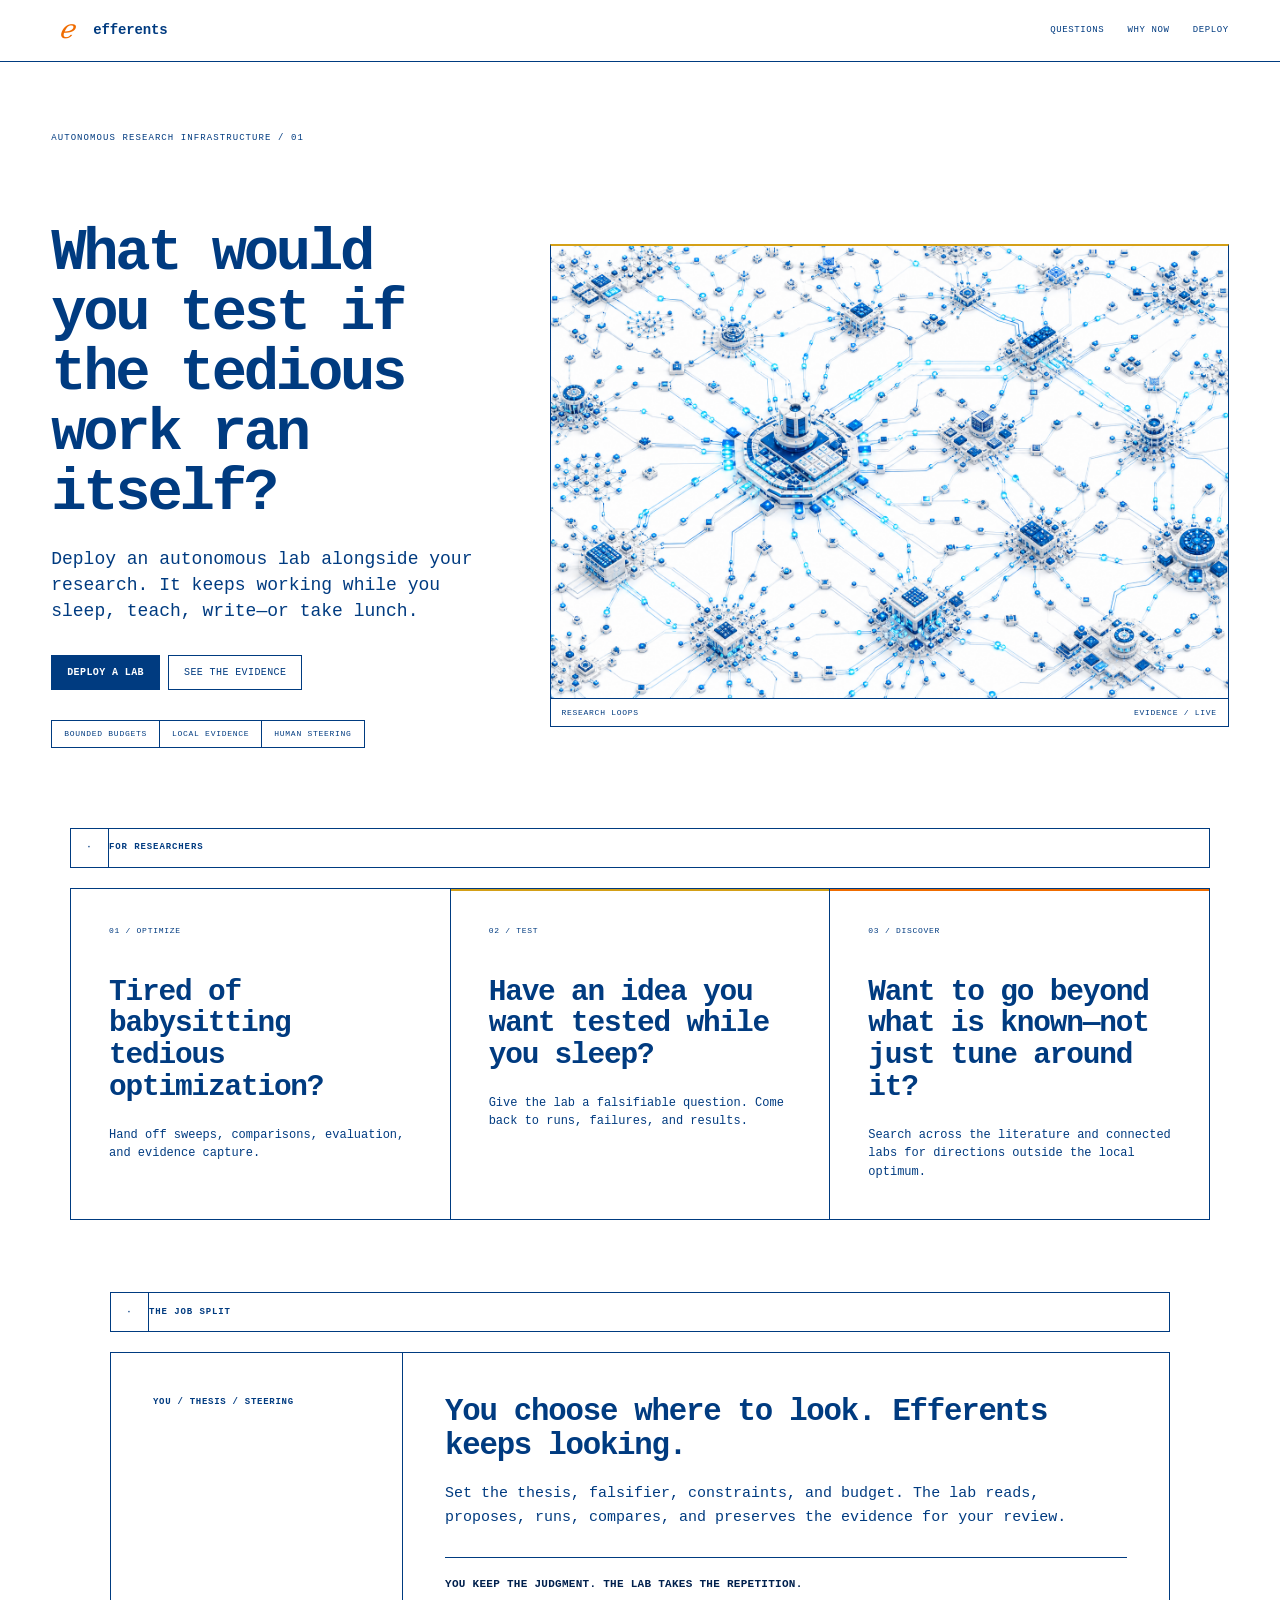
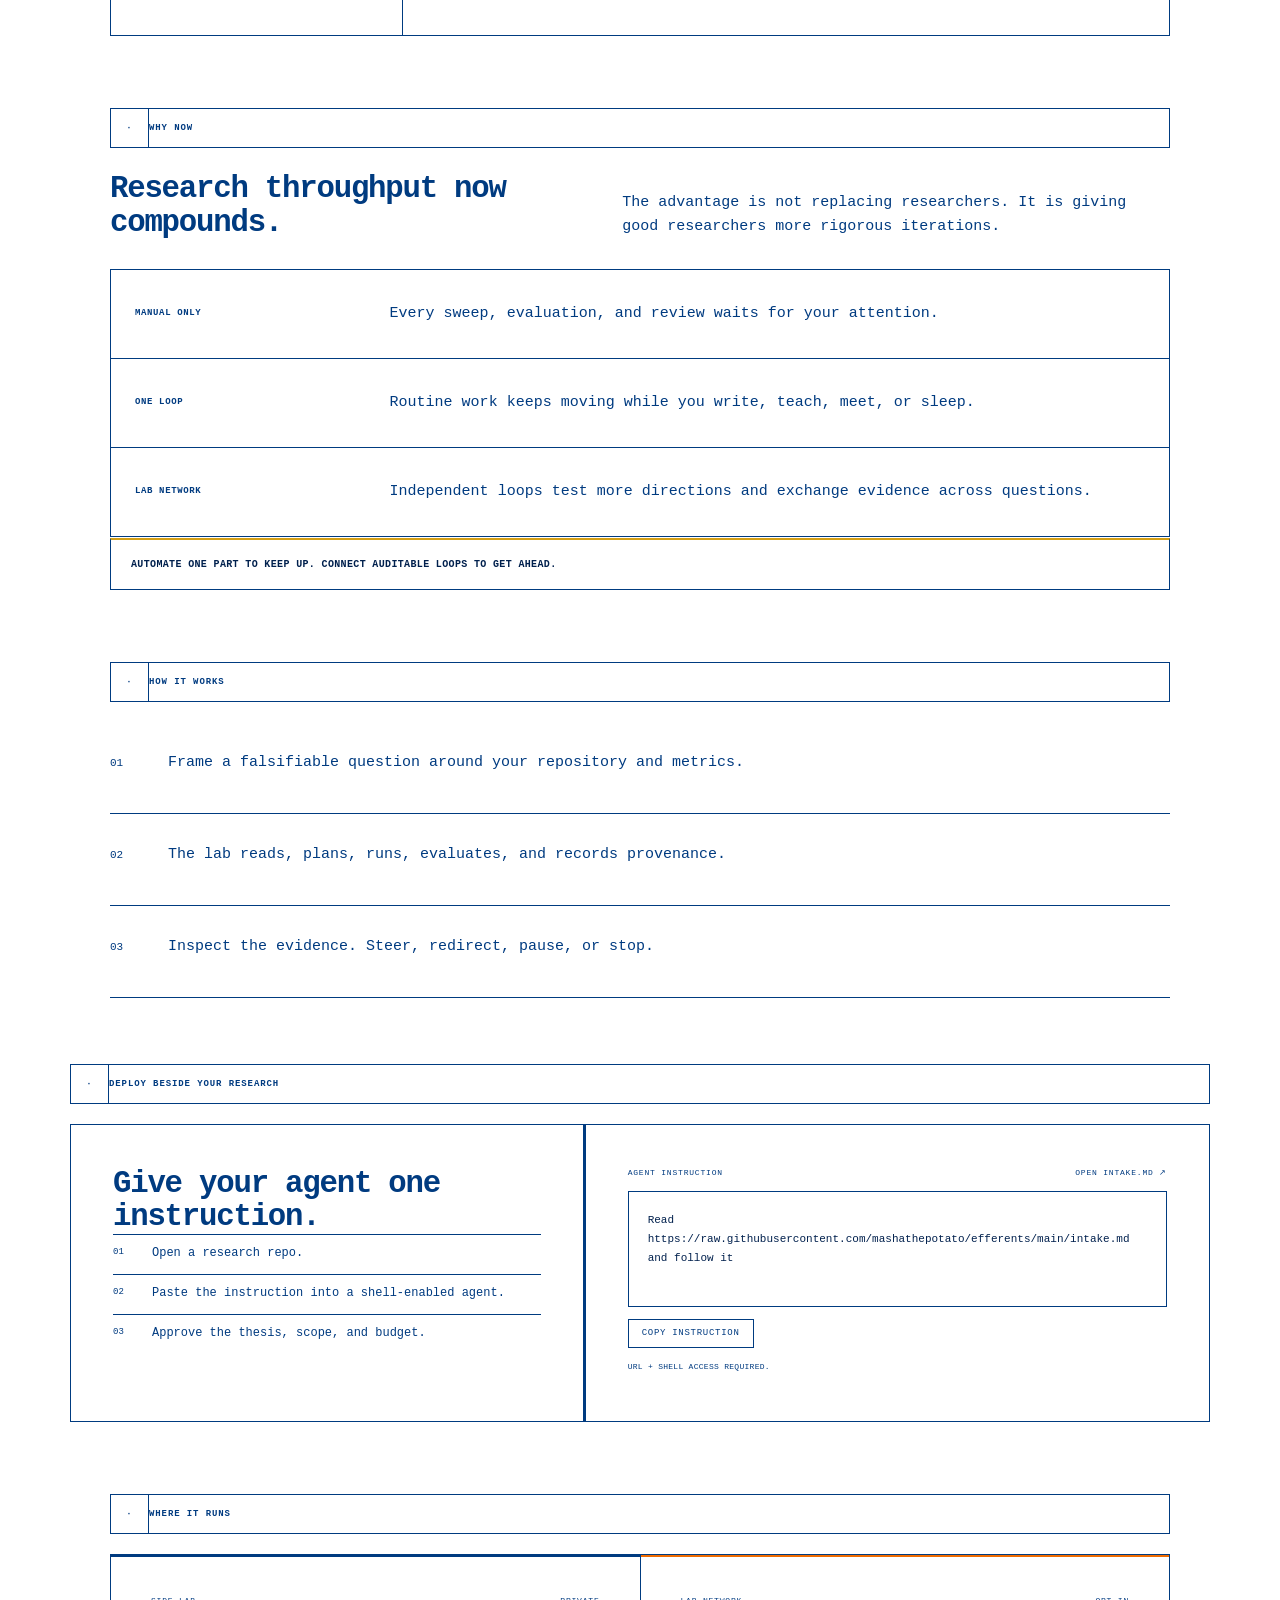
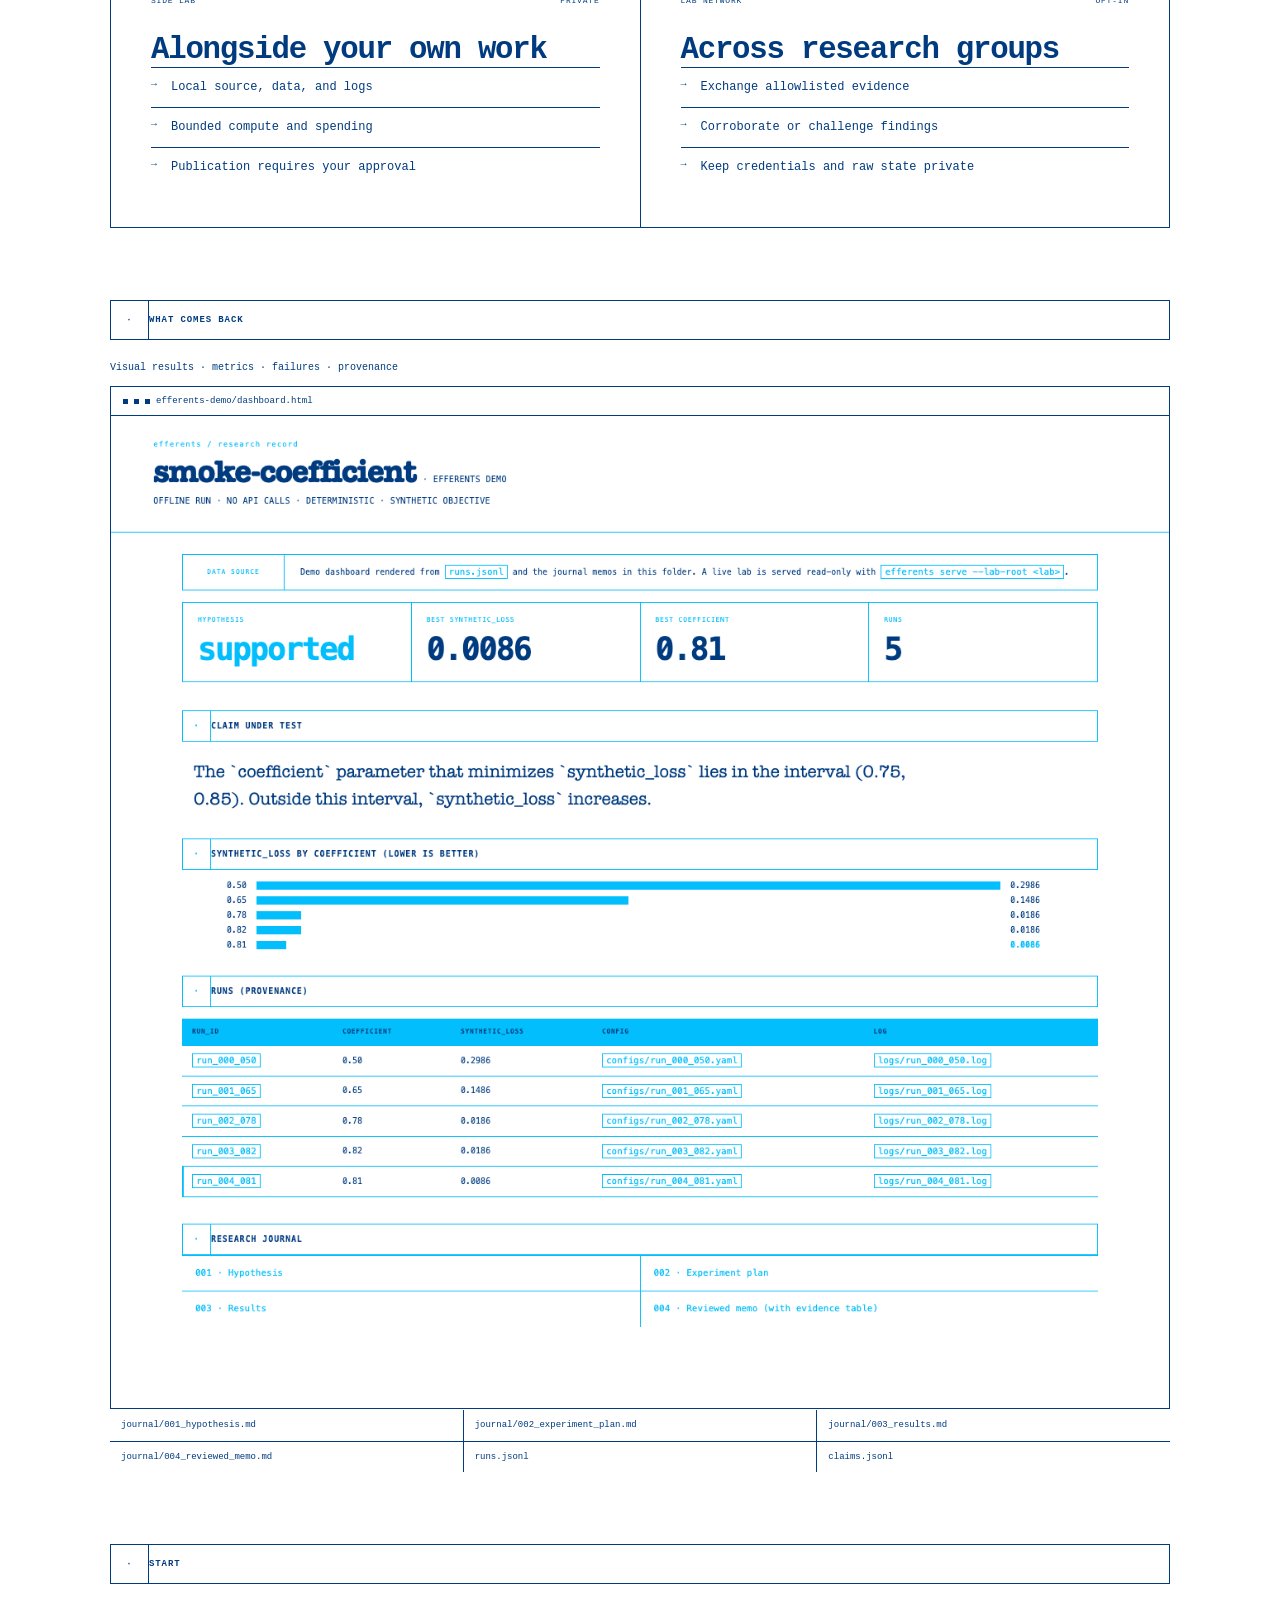
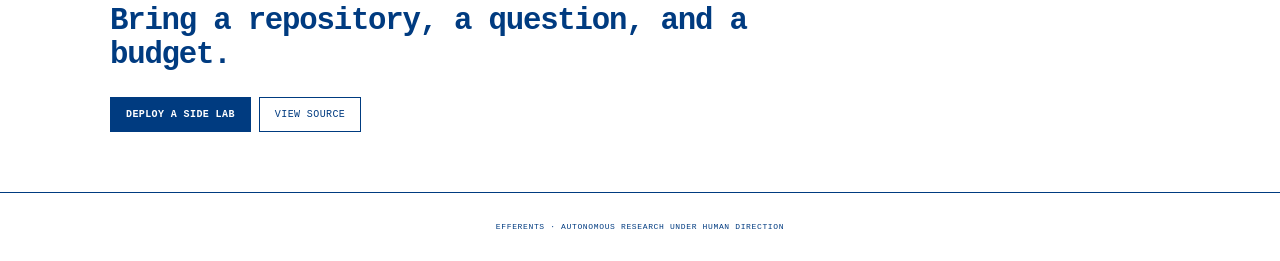
<file: web/landing/index.html>
<!DOCTYPE html>
<html lang="en">
<head>
  <meta charset="utf-8">
  <meta name="viewport" content="width=device-width, initial-scale=1">
  <meta name="color-scheme" content="light">
  <meta name="theme-color" content="#ffffff">
  <title>efferents — an autonomous lab for researchers</title>
  <link rel="stylesheet" href="style.css">
</head>
<body>
  <nav>
    <b>efferents</b>
    <div class="nav-links">
      <a href="#questions">questions</a>
      <a href="#why-now">why now</a>
      <a href="#connect">deploy</a>
    </div>
  </nav>

  <header class="hero">
    <div class="hero-copy">
      <h1>What would you test if the tedious work ran itself?</h1>
      <p class="lede">
        Deploy an autonomous lab alongside your research. It keeps working
        while you sleep, teach, write—or take lunch.
      </p>
      <div class="cta-row">
        <a class="btn primary" href="#connect">Deploy a lab</a>
        <a class="btn" href="#output">See the evidence</a>
      </div>
      <div class="privacy-line" aria-label="Core product boundaries">
        <span>Bounded budgets</span>
        <span>Local evidence</span>
        <span>Human steering</span>
      </div>
    </div>
    <figure class="hero-network">
      <img src="img/efferents-network.png"
           alt="A dense network of autonomous research-lab nodes carrying signals between experimental clusters">
      <figcaption><span>Research loops</span><span>Evidence / live</span></figcaption>
    </figure>
  </header>

  <section id="questions" class="questions-section">
    <div class="label">For researchers</div>
    <div class="question-grid">
      <article class="question-card">
        <span class="question-index">01 / OPTIMIZE</span>
        <h2>Tired of babysitting tedious optimization?</h2>
        <p>Hand off sweeps, comparisons, evaluation, and evidence capture.</p>
      </article>
      <article class="question-card">
        <span class="question-index">02 / TEST</span>
        <h2>Have an idea you want tested while you sleep?</h2>
        <p>Give the lab a falsifiable question. Come back to runs, failures, and results.</p>
      </article>
      <article class="question-card">
        <span class="question-index">03 / DISCOVER</span>
        <h2>Want to go beyond what is known—not just tune around it?</h2>
        <p>Search across the literature and connected labs for directions outside the local optimum.</p>
      </article>
    </div>
  </section>

  <section id="steer" class="automation-section">
    <div class="label">The job split</div>
    <div class="automation-note">
      <div class="automation-index">YOU / THESIS / STEERING</div>
      <div>
        <h2>You choose where to look. Efferents keeps looking.</h2>
        <p>
          Set the thesis, falsifier, constraints, and budget. The lab reads,
          proposes, runs, compares, and preserves the evidence for your review.
        </p>
        <p class="automation-principle">
          You keep the judgment. The lab takes the repetition.
        </p>
      </div>
    </div>
  </section>

  <section id="why-now" class="why-section">
    <div class="label">Why now</div>
    <div class="why-intro">
      <h2>Research throughput now compounds.</h2>
      <p>
        The advantage is not replacing researchers. It is giving good
        researchers more rigorous iterations.
      </p>
    </div>
    <div class="why-grid">
      <article class="why-row">
        <span>Manual only</span>
        <p>Every sweep, evaluation, and review waits for your attention.</p>
      </article>
      <article class="why-row">
        <span>One loop</span>
        <p>Routine work keeps moving while you write, teach, meet, or sleep.</p>
      </article>
      <article class="why-row">
        <span>Lab network</span>
        <p>Independent loops test more directions and exchange evidence across questions.</p>
      </article>
    </div>
    <p class="why-close">
      Automate one part to keep up. Connect auditable loops to get ahead.
    </p>
  </section>

  <section id="how">
    <div class="label">How it works</div>
    <ol class="steps">
      <li>Frame a falsifiable question around your repository and metrics.</li>
      <li>The lab reads, plans, runs, evaluates, and records provenance.</li>
      <li>Inspect the evidence. Steer, redirect, pause, or stop.</li>
    </ol>
  </section>

  <section id="connect" class="connect-section">
    <div class="label accent">Deploy beside your research</div>
    <div class="connect-grid">
      <div class="connect-copy">
        <h2>Give your agent one instruction.</h2>
        <ol class="mini-steps">
          <li>Open a research repo.</li>
          <li>Paste the instruction into a shell-enabled agent.</li>
          <li>Approve the thesis, scope, and budget.</li>
        </ol>
      </div>
      <div class="agent-handoff">
        <div class="handoff-head">
          <span>Agent instruction</span>
          <a href="https://github.com/mashathepotato/efferents/blob/main/intake.md">open intake.md ↗</a>
        </div>
        <pre id="agent-cmd">Read https://raw.githubusercontent.com/mashathepotato/efferents/main/intake.md and follow it</pre>
        <button onclick="copyCmd()">Copy instruction</button>
        <p id="copy-state" class="copy-state" role="status" aria-live="polite">
          URL + shell access required.
        </p>
      </div>
    </div>
  </section>

  <section id="placement">
    <div class="label">Where it runs</div>
    <div class="placement-grid">
      <article class="placement-card default-card">
        <div class="placement-meta"><span>Side lab</span><span>Private</span></div>
        <h2>Alongside your own work</h2>
        <ul>
          <li>Local source, data, and logs</li>
          <li>Bounded compute and spending</li>
          <li>Publication requires your approval</li>
        </ul>
      </article>
      <article class="placement-card public-card">
        <div class="placement-meta"><span>Lab network</span><span>Opt-in</span></div>
        <h2>Across research groups</h2>
        <ul>
          <li>Exchange allowlisted evidence</li>
          <li>Corroborate or challenge findings</li>
          <li>Keep credentials and raw state private</li>
        </ul>
      </article>
    </div>
  </section>

  <section id="output">
    <div class="label">What comes back</div>
    <p class="muted small">Visual results · metrics · failures · provenance</p>
    <div class="shot">
      <div class="shot-bar"><span></span><span></span><span></span> efferents-demo/dashboard.html</div>
      <img class="shot-img" src="img/dashboard.png"
           alt="efferents demo dashboard: hypothesis supported, best synthetic loss over five runs, with a per-run provenance table">
    </div>
    <div class="files">
      <code>journal/001_hypothesis.md</code>
      <code>journal/002_experiment_plan.md</code>
      <code>journal/003_results.md</code>
      <code>journal/004_reviewed_memo.md</code>
      <code>runs.jsonl</code>
      <code>claims.jsonl</code>
    </div>
  </section>

  <section id="pilot">
    <div class="label accent">Start</div>
    <h2>Bring a repository, a question, and a budget.</h2>
    <div class="cta-row">
      <a class="btn primary" href="#connect">Deploy a side lab</a>
      <a class="btn" href="https://github.com/mashathepotato/efferents">View source</a>
    </div>
  </section>

  <footer>efferents · autonomous research under human direction</footer>

  <script>
    function copyCmd() {
      navigator.clipboard.writeText(
        document.getElementById("agent-cmd").textContent.trim()).then(() => {
          const state = document.getElementById("copy-state");
          state.textContent = "Copied. Paste it into your agent to begin.";
          state.classList.add("copied");
        });
    }
  </script>
</body>
</html>
</file>
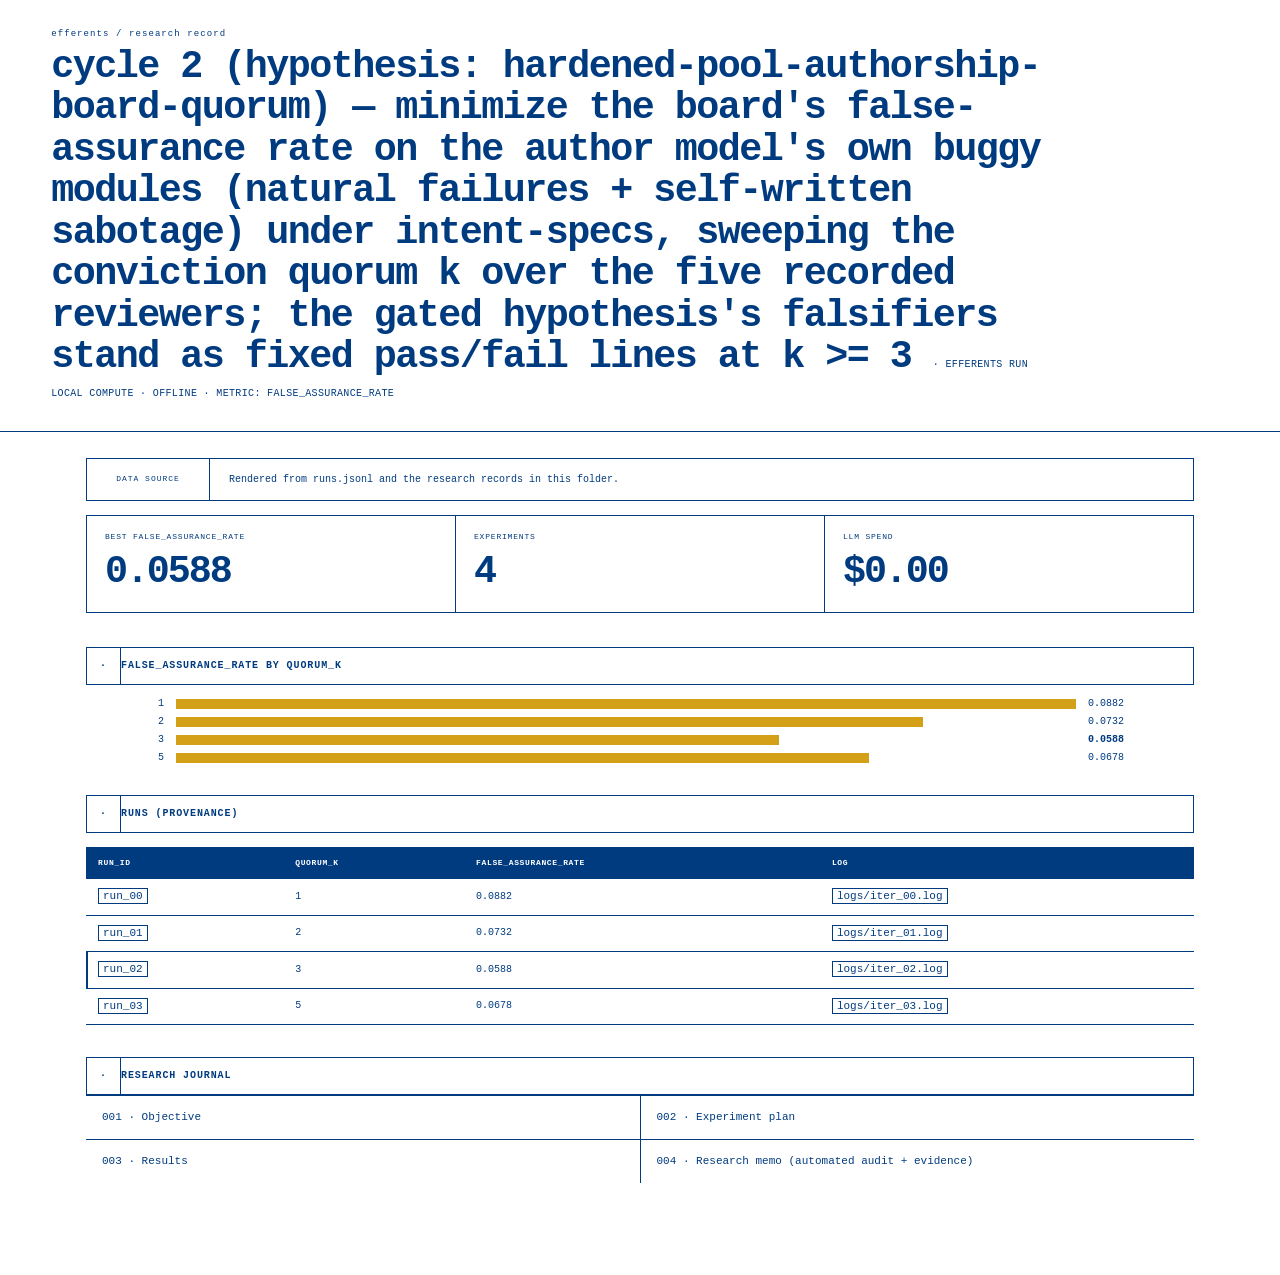
<file: examples/challengescape/labs/lab_01_reasoning_verification/out/dashboard.html>
<!DOCTYPE html>
<html lang="en"><head>
<meta charset="utf-8"><meta name="viewport" content="width=device-width, initial-scale=1">
<title>efferents run — false_assurance_rate</title>
<style>:root {
  color-scheme: light;
  --bg: #ffffff;
  --panel: #ffffff;
  --raised: #ffffff;
  --line: #003b80;
  --line-soft: #003b80;
  --fg: #003b80;
  --muted: #003b80;
  --dim: #003b80;
  --signal: #003b80;
  --signal-strong: #00204d;
  --on-signal: #ffffff;
  --data: #003b80;
  --mustard: #d4a017;
  --orange: #f06c00;
  --mono: "SFMono-Regular", Menlo, Monaco, "Cascadia Mono", "Liberation Mono", monospace;
  --display: "American Typewriter", "Rockwell Nova", Rockwell, "Courier New", monospace;
  --sans: var(--display);
}
* { box-sizing: border-box; }
html { background: var(--bg); }
body {
  min-width: 320px;
  margin: 0;
  background: var(--bg);
  color: var(--fg);
  font: 14px/1.55 var(--sans);
  font-variant-numeric: tabular-nums;
}
header {
  padding: 30px clamp(20px,4vw,56px);
  border-bottom: 1px solid var(--line);
  background: var(--bg);
}
header::before {
  display: block;
  margin-bottom: 8px;
  color: var(--signal);
  content: "efferents / research record";
  font: 9px/1 var(--mono);
  letter-spacing: .12em;
}
h1 {
  max-width: 1060px;
  margin: 0 0 7px;
  font-size: clamp(24px,3vw,40px);
  font-weight: 700;
  letter-spacing: -.04em;
  line-height: 1.08;
}
.muted { color: var(--muted); }
.small { font: 10px/1.5 var(--mono); letter-spacing: .035em; text-transform: uppercase; }
code {
  padding: 1px 4px;
  border: 1px solid var(--line);
  background: var(--panel);
  color: var(--signal);
  font: 11px/1.4 var(--mono);
}
main {
  width: min(1180px,100%);
  margin: 0 auto;
  padding: 26px clamp(16px,3vw,36px) 60px;
}
.banner {
  position: relative;
  margin-bottom: 14px;
  padding: 13px 16px 13px 142px;
  border: 1px solid var(--line);
  border-radius: 0;
  background: var(--panel);
  color: var(--muted);
  font: 10px/1.55 var(--mono);
}
.banner::before {
  position: absolute;
  top: 0;
  bottom: 0;
  left: 0;
  display: grid;
  width: 122px;
  place-items: center;
  border-right: 1px solid var(--line);
  color: var(--dim);
  content: "DATA SOURCE";
  font-size: 8px;
  letter-spacing: .12em;
}
.cards {
  display: grid;
  grid-template-columns: repeat(auto-fit,minmax(200px,1fr));
  gap: 1px;
  margin: 14px 0 34px !important;
  padding: 1px;
  background: var(--line);
}
.card {
  min-width: 0;
  padding: 17px 18px 20px;
  border: 0;
  border-radius: 0;
  background: var(--panel);
}
.card .k {
  margin-bottom: 12px;
  color: var(--dim);
  font: 8px/1 var(--mono);
  letter-spacing: .1em;
  text-transform: uppercase;
}
.card .v {
  margin-top: 0;
  color: var(--fg);
  font: 700 clamp(24px,3vw,42px)/1 var(--mono);
  letter-spacing: -.055em;
  overflow-wrap: anywhere;
}
.card .v.ok,
.v.ok { color: var(--signal); }
.section { margin: 32px 0; }
.section h2 {
  display: grid;
  grid-template-columns: 34px minmax(0,1fr);
  align-items: center;
  min-height: 38px;
  margin: 0 0 14px;
  padding: 0;
  border: 1px solid var(--line);
  color: var(--fg);
  font: 650 10px/1 var(--mono);
  letter-spacing: .09em;
  text-transform: uppercase;
}
.section h2::before {
  display: grid;
  align-self: stretch;
  place-items: center;
  border-right: 1px solid var(--line);
  color: var(--dim);
  content: "·";
}
.section > p {
  max-width: 920px;
  margin: 20px 14px;
  color: var(--muted);
  font-size: clamp(16px,1.7vw,21px);
  line-height: 1.55;
}
.bar-row {
  display: grid;
  grid-template-columns: 64px minmax(12px,1fr) 92px;
  align-items: center;
  gap: 12px;
  margin: 8px 14px;
}
.coef {
  width: auto;
  color: var(--muted);
  font: 10px/1 var(--mono);
  text-align: right;
}
.bar {
  height: 10px;
  border-radius: 0;
  background: var(--mustard);
}
.val {
  color: var(--muted);
  font: 10px/1 var(--mono);
}
.val.best {
  color: var(--signal);
  font-weight: 700;
}
table {
  width: 100%;
  border-collapse: collapse;
  font: 10px/1.45 var(--mono);
}
th,
td {
  padding: 10px 12px;
  border-bottom: 1px solid var(--line-soft);
  text-align: left;
  white-space: nowrap;
}
th {
  color: var(--on-signal);
  background: var(--signal);
  font-size: 8px;
  font-weight: 800;
  letter-spacing: .08em;
  text-transform: uppercase;
}
td { color: var(--muted); }
tr.best {
  background: var(--panel);
  box-shadow: inset 2px 0 0 var(--signal);
}
tr.best td { background: transparent; }
.memos {
  display: grid;
  grid-template-columns: repeat(2,minmax(0,1fr));
  gap: 1px;
  background: var(--line);
}
.memos h2 {
  grid-column: 1 / -1;
  margin-bottom: 0;
  background: var(--bg);
}
.memos a {
  display: block;
  padding: 14px 16px;
  background: var(--panel);
  color: var(--data);
  font: 11px/1.35 var(--mono);
  text-decoration: none;
}
.memos a:hover {
  background: var(--signal);
  color: var(--on-signal);
}
@media (max-width: 660px) {
  .banner { padding: 48px 13px 13px; }
  .banner::before { top: 0; right: 0; bottom: auto; width: auto; height: 34px;
                    border-right: 0; border-bottom: 1px solid var(--line); }
  .section { overflow-x: auto; }
  table { min-width: 700px; }
  .memos { grid-template-columns: 1fr; }
}</style></head><body>
<header>
  <h1>cycle 2 (hypothesis: hardened-pool-authorship-board-quorum) — minimize the board's false-assurance rate on the author model's own buggy modules (natural failures + self-written sabotage) under intent-specs, sweeping the conviction quorum k over the five recorded reviewers; the gated hypothesis's falsifiers stand as fixed pass/fail lines at k >= 3
 <span class="muted small">· efferents run</span></h1>
  <div class="muted small">Local compute · offline · metric: false_assurance_rate</div>
</header>
<main>
  <div class="banner">Rendered from runs.jsonl and the research records in this folder.</div>
  <div class="cards">
    <div class="card"><div class="k">best false_assurance_rate</div><div class="v ok">0.0588</div></div>
    <div class="card"><div class="k">experiments</div><div class="v">4</div></div>
    <div class="card"><div class="k">LLM spend</div><div class="v">$0.00</div></div>
  </div>
  <div class="section">
    <h2>false_assurance_rate by quorum_k</h2>
        <div class="bar-row">
          <span class="coef">1</span>
          <div class="bar" style="width:100%"></div>
          <span class="val">0.0882</span>
        </div>
        <div class="bar-row">
          <span class="coef">2</span>
          <div class="bar" style="width:83%"></div>
          <span class="val">0.0732</span>
        </div>
        <div class="bar-row">
          <span class="coef">3</span>
          <div class="bar" style="width:67%"></div>
          <span class="val best">0.0588</span>
        </div>
        <div class="bar-row">
          <span class="coef">5</span>
          <div class="bar" style="width:77%"></div>
          <span class="val">0.0678</span>
        </div>
  </div>
  <div class="section">
    <h2>Runs (provenance)</h2>
    <table>
      <tr><th>run_id</th><th>quorum_k</th><th>false_assurance_rate</th><th>log</th></tr>
        <tr>
          <td><code>run_00</code></td><td>1</td>
          <td>0.0882</td><td><code>logs/iter_00.log</code></td>
        </tr>
        <tr>
          <td><code>run_01</code></td><td>2</td>
          <td>0.0732</td><td><code>logs/iter_01.log</code></td>
        </tr>
        <tr class="best">
          <td><code>run_02</code></td><td>3</td>
          <td>0.0588</td><td><code>logs/iter_02.log</code></td>
        </tr>
        <tr>
          <td><code>run_03</code></td><td>5</td>
          <td>0.0678</td><td><code>logs/iter_03.log</code></td>
        </tr>
    </table>
  </div>
  <div class="section memos">
    <h2>Research journal</h2>
    <a href="journal/001_hypothesis.md">001 · Objective</a>
    <a href="journal/002_experiment_plan.md">002 · Experiment plan</a>
    <a href="journal/003_results.md">003 · Results</a>
    <a href="journal/004_research_memo.md">004 · Research memo (automated audit + evidence)</a>
  </div>
</main></body></html>
</file>
<file: web/landing/style.css>
:root {
  color-scheme: light;
  --bg: #ffffff;
  --panel: #ffffff;
  --raised: #ffffff;
  --line: #003b80;
  --line-soft: #003b80;
  --fg: #003b80;
  --muted: #003b80;
  --dim: #003b80;
  --signal: #003b80;
  --signal-strong: #00204d;
  --on-signal: #ffffff;
  --signal-soft: #ffffff;
  --data: #003b80;
  --mustard: #d4a017;
  --orange: #f06c00;
  --shadow: none;
  --mono: "SFMono-Regular", Menlo, Monaco, "Cascadia Mono", "Liberation Mono", monospace;
  --display: "American Typewriter", "Rockwell Nova", Rockwell, "Courier New", monospace;
  --sans: var(--display);
}

* {
  box-sizing: border-box;
}

html {
  scroll-behavior: smooth;
  background: var(--bg);
}

body {
  margin: 0;
  background: var(--bg);
  color: var(--fg);
  font: 15px/1.6 var(--sans);
  font-variant-numeric: tabular-nums;
}

nav {
  position: sticky;
  top: 0;
  z-index: 10;
  display: flex;
  min-height: 62px;
  align-items: center;
  justify-content: space-between;
  gap: 20px;
  padding: 10px clamp(18px, 4vw, 56px);
  border-bottom: 1px solid var(--line);
  background: var(--bg);
}

nav b {
  display: flex;
  align-items: center;
  gap: 11px;
  font-size: 14px;
  letter-spacing: -0.01em;
}

nav b::before {
  display: grid;
  width: 31px;
  height: 31px;
  place-items: center;
  color: var(--orange);
  content: "ℯ";
  font: 500 26px/1 var(--display);
  font-style: italic;
  letter-spacing: 0;
}

.nav-links {
  display: flex;
  gap: 23px;
}

.nav-links a {
  color: var(--muted);
  font: 9px/1.4 var(--mono);
  letter-spacing: 0.07em;
  text-decoration: none;
  text-transform: uppercase;
}

.nav-links a:hover {
  color: var(--signal);
}

.hero {
  display: grid;
  max-width: 1440px;
  margin: 0 auto;
  grid-template-columns: minmax(360px, 0.78fr) minmax(520px, 1.22fr);
  align-items: center;
  gap: clamp(34px, 5vw, 76px);
  padding: clamp(44px, 6vw, 72px) clamp(20px, 4vw, 56px) 44px;
  border-bottom: 0;
  text-align: left;
}

.hero::before {
  display: block;
  grid-column: 1 / -1;
  margin-bottom: 17px;
  color: var(--signal);
  content: "AUTONOMOUS RESEARCH INFRASTRUCTURE / 01";
  font: 9px/1 var(--mono);
  letter-spacing: 0.12em;
}

.hero-copy {
  min-width: 0;
}

.hero h1 {
  max-width: 640px;
  margin: 0 0 22px;
  font-size: clamp(34px, 4.6vw, 60px);
  font-weight: 700;
  line-height: 1.02;
  letter-spacing: -0.055em;
  text-wrap: balance;
}

.hero-network {
  min-width: 0;
  margin: 0;
  border: 1px solid var(--line);
  border-top: 2px solid var(--mustard);
  background: var(--panel);
}

.hero-network img {
  display: block;
  width: 100%;
  aspect-ratio: 3 / 2;
  object-fit: cover;
}

.hero-network figcaption {
  display: flex;
  justify-content: space-between;
  gap: 16px;
  padding: 9px 11px;
  border-top: 1px solid var(--line);
  color: var(--dim);
  font: 8px/1.2 var(--mono);
  letter-spacing: .09em;
  text-transform: uppercase;
}

h2 {
  margin: 0;
  font-size: clamp(20px, 2.4vw, 31px);
  font-weight: 700;
  line-height: 1.08;
  letter-spacing: -0.04em;
}

.lede {
  max-width: 720px;
  margin: 0 0 30px;
  color: var(--muted);
  font-size: clamp(14px, 1.5vw, 18px);
  line-height: 1.45;
}

.cta-row {
  display: flex;
  justify-content: flex-start;
  gap: 8px;
  flex-wrap: wrap;
  margin-bottom: 24px;
}

.btn {
  padding: 10px 15px;
  border: 1px solid var(--line);
  border-radius: 0;
  color: var(--fg);
  font: 10px/1.3 var(--mono);
  letter-spacing: 0.04em;
  text-decoration: none;
  text-transform: uppercase;
}

.btn:hover {
  border-color: var(--data);
  color: var(--data);
}

.btn.primary {
  border-color: var(--signal);
  background: var(--signal);
  color: var(--on-signal);
  font-weight: 700;
}

.btn.primary:hover {
  border-color: var(--signal-strong);
  background: var(--signal-strong);
  color: #ffffff;
}

.quickstart {
  display: block;
  width: min(720px, 100%);
  margin: 54px 0 0;
  padding: 14px 16px;
  border: 1px solid var(--line);
  border-radius: 0;
  background: var(--panel);
  color: var(--data);
  font: 11px/1.7 var(--mono);
  text-align: left;
}

.quickstart::before {
  margin-right: 14px;
  color: var(--dim);
  content: "QUICKSTART";
  font-size: 8px;
  letter-spacing: 0.1em;
}

.privacy-line {
  display: flex;
  flex-wrap: wrap;
  gap: 1px;
  width: fit-content;
  margin-top: 30px;
  padding: 1px;
  background: var(--line);
}

.privacy-line span {
  padding: 9px 12px;
  background: var(--panel);
  color: var(--muted);
  font: 8px/1 var(--mono);
  letter-spacing: 0.09em;
  text-transform: uppercase;
}

.questions-section {
  max-width: 1180px;
}

.question-grid {
  display: grid;
  grid-template-columns: repeat(3, minmax(0, 1fr));
  gap: 1px;
  padding: 1px;
  background: var(--line);
}

.question-card {
  min-width: 0;
  min-height: 270px;
  padding: clamp(24px, 3.5vw, 38px);
  background: var(--panel);
}

.question-card:nth-child(2) {
  box-shadow: inset 0 2px 0 var(--mustard);
}

.question-card:nth-child(3) {
  box-shadow: inset 0 2px 0 var(--orange);
}

.question-index {
  display: block;
  margin-bottom: 42px;
  color: var(--dim);
  font: 8px/1 var(--mono);
  letter-spacing: 0.09em;
}

.question-card h2 {
  max-width: 330px;
  font-size: clamp(22px, 2.3vw, 31px);
}

.question-card p {
  max-width: 340px;
  margin: 22px 0 0;
  color: var(--muted);
  font-size: 12px;
  line-height: 1.55;
}

section {
  max-width: 1100px;
  margin: 0 auto;
  padding: 36px 20px;
}

.connect-section {
  max-width: 1180px;
  padding-top: 30px;
}

.connect-grid {
  display: grid;
  grid-template-columns: minmax(0, 0.9fr) minmax(420px, 1.1fr);
  gap: 1px;
  padding: 1px;
  background: var(--line);
  box-shadow: var(--shadow);
}

.connect-copy,
.agent-handoff {
  min-width: 0;
  padding: clamp(24px, 4vw, 42px);
  background: var(--panel);
}

.connect-copy p {
  max-width: 590px;
  margin: 20px 0 27px;
  color: var(--muted);
}

.mini-steps {
  margin: 0;
  padding: 0;
  counter-reset: mini-step;
  list-style: none;
}

.mini-steps li {
  position: relative;
  min-height: 40px;
  padding: 9px 0 9px 39px;
  border-top: 1px solid var(--line-soft);
  color: var(--muted);
  counter-increment: mini-step;
  font-size: 12px;
}

.mini-steps li::before {
  position: absolute;
  top: 13px;
  left: 0;
  color: var(--data);
  content: "0" counter(mini-step);
  font: 9px/1 var(--mono);
}

.agent-handoff {
  display: flex;
  flex-direction: column;
  justify-content: center;
  border-left: 2px solid var(--signal);
}

.handoff-head {
  display: flex;
  align-items: center;
  justify-content: space-between;
  gap: 20px;
  margin-bottom: 13px;
  color: var(--dim);
  font: 8px/1.4 var(--mono);
  letter-spacing: 0.1em;
  text-transform: uppercase;
}

.handoff-head a {
  color: var(--data);
  text-decoration: none;
}

.handoff-head a:hover {
  color: var(--signal);
}

.agent-handoff pre#agent-cmd {
  min-height: 116px;
  margin: 0 0 12px;
  padding: 19px;
  border: 1px solid var(--line-soft);
  background: var(--raised);
  color: var(--signal-strong);
  font: 11px/1.7 var(--mono);
  overflow-wrap: anywhere;
  white-space: pre-wrap;
}

.agent-handoff button {
  align-self: flex-start;
  padding: 9px 13px;
}

.copy-state {
  min-height: 18px;
  margin: 13px 0 0;
  color: var(--dim);
  font: 8px/1.5 var(--mono);
  letter-spacing: 0.035em;
  text-transform: uppercase;
}

.copy-state.copied {
  color: var(--signal);
}

.label {
  display: grid;
  min-height: 40px;
  grid-template-columns: 38px minmax(0, 1fr);
  align-items: center;
  margin-bottom: 20px;
  border: 1px solid var(--line);
  color: var(--fg);
  font: 650 9px/1 var(--mono);
  letter-spacing: 0.1em;
  text-transform: uppercase;
}

.label::before {
  display: grid;
  align-self: stretch;
  place-items: center;
  border-right: 1px solid var(--line);
  color: var(--dim);
  content: "·";
}

.label.accent {
  color: var(--signal);
}

.steps {
  display: grid;
  margin: 0;
  padding: 0;
  counter-reset: step;
  list-style: none;
}

.steps li {
  position: relative;
  display: block;
  min-height: 92px;
  margin: 0;
  padding: 29px 0 29px 58px;
  border-bottom: 1px solid var(--line-soft);
  color: var(--muted);
  counter-increment: step;
}

.steps li::before {
  position: absolute;
  top: 36px;
  left: 0;
  color: var(--data);
  content: "0" counter(step);
  font: 11px/1 var(--mono);
}

.placement-grid {
  display: grid;
  grid-template-columns: repeat(2, minmax(0, 1fr));
  gap: 1px;
  padding: 1px;
  background: var(--line);
}

.placement-card {
  position: relative;
  min-height: 250px;
  padding: clamp(25px, 4vw, 40px);
  background: var(--panel);
}

.placement-card.default-card {
  border-top: 2px solid var(--signal);
}

.placement-card.public-card {
  border-top: 2px solid var(--orange);
}

.placement-meta {
  display: flex;
  justify-content: space-between;
  gap: 20px;
  margin-bottom: 28px;
  color: var(--dim);
  font: 8px/1 var(--mono);
  letter-spacing: 0.1em;
  text-transform: uppercase;
}

.default-card .placement-meta span:first-child {
  color: var(--signal);
}

.public-card .placement-meta span:first-child {
  color: var(--data);
}

.placement-card p {
  max-width: 510px;
  margin: 20px 0 27px;
  color: var(--muted);
}

.placement-card ul {
  margin: 0;
  padding: 0;
  list-style: none;
}

.placement-card li {
  position: relative;
  padding: 10px 0 10px 20px;
  border-top: 1px solid var(--line-soft);
  color: var(--muted);
  font-size: 12px;
}

.placement-card li::before {
  position: absolute;
  top: 12px;
  left: 0;
  color: var(--signal);
  content: "→";
  font: 10px/1 var(--mono);
}

.public-card li::before {
  color: var(--data);
}

.status-note {
  margin: 1px 0 0;
  padding: 14px 16px;
  border: 1px solid var(--line);
  color: var(--muted);
  font: 9px/1.6 var(--mono);
  letter-spacing: 0.025em;
}

.status-note b {
  color: var(--signal);
  font-weight: 650;
}

.automation-section {
  max-width: 1100px;
}

.automation-note {
  display: grid;
  grid-template-columns: minmax(180px, 0.38fr) minmax(0, 1fr);
  gap: 1px;
  padding: 1px;
  background: var(--line);
  box-shadow: var(--shadow);
}

.automation-note > * {
  min-width: 0;
  padding: clamp(25px, 4vw, 42px);
  background: var(--panel);
}

.automation-index {
  display: flex;
  align-items: flex-start;
  color: var(--signal);
  font: 650 9px/1.7 var(--mono);
  letter-spacing: 0.08em;
}

.automation-note p {
  max-width: 720px;
  margin: 20px 0 0;
  color: var(--muted);
}

.automation-note .automation-principle {
  margin-top: 27px;
  padding-top: 18px;
  border-top: 1px solid var(--line-soft);
  color: var(--signal-strong);
  font: 650 11px/1.6 var(--mono);
  letter-spacing: 0.025em;
  text-transform: uppercase;
}

.why-section {
  max-width: 1100px;
}

.why-intro {
  display: grid;
  grid-template-columns: minmax(0, 0.9fr) minmax(320px, 1.1fr);
  align-items: end;
  gap: clamp(28px, 5vw, 70px);
  padding: 4px 0 30px;
}

.why-intro p {
  max-width: 560px;
  margin: 0;
  color: var(--muted);
}

.why-grid {
  display: grid;
  gap: 1px;
  padding: 1px;
  background: var(--line);
}

.why-row {
  display: grid;
  min-height: 88px;
  grid-template-columns: minmax(130px, 0.3fr) minmax(0, 1fr);
  align-items: center;
  gap: 28px;
  padding: 20px 24px;
  background: var(--panel);
}

.why-row span {
  color: var(--fg);
  font: 700 9px/1.3 var(--mono);
  letter-spacing: 0.07em;
  text-transform: uppercase;
}

.why-row p {
  margin: 0;
  color: var(--muted);
}

.why-close {
  margin: 1px 0 0;
  padding: 17px 20px;
  border: 1px solid var(--line);
  border-top: 2px solid var(--mustard);
  color: var(--signal-strong);
  font: 650 10px/1.55 var(--mono);
  letter-spacing: 0.035em;
  text-transform: uppercase;
}

.grid {
  display: grid;
  grid-template-columns: repeat(2, minmax(0, 1fr));
  gap: 1px;
  padding: 1px;
  background: var(--line);
}

.cell {
  min-height: 110px;
  padding: 21px 22px;
  border: 0;
  border-radius: 0;
  background: var(--panel);
  color: var(--muted);
  font-size: 13px;
}

.cell b {
  display: block;
  margin-bottom: 13px;
  color: var(--fg);
  font: 650 10px/1.3 var(--mono);
  letter-spacing: 0.04em;
  text-transform: uppercase;
}

.shot {
  overflow: hidden;
  border: 1px solid var(--line);
  border-radius: 0;
  background: var(--panel);
}

.shot-bar {
  display: flex;
  align-items: center;
  gap: 6px;
  padding: 9px 12px;
  border-bottom: 1px solid var(--line);
  color: var(--dim);
  font: 9px/1.2 var(--mono);
}

.shot-bar span {
  display: inline-block;
  width: 5px;
  height: 5px;
  border-radius: 0;
  background: var(--dim);
}

.shot-img {
  display: block;
  width: 100%;
  height: auto;
}

.files {
  display: grid;
  grid-template-columns: repeat(3, minmax(0, 1fr));
  gap: 1px;
  margin-top: 1px;
  background: var(--line);
}

.files code {
  overflow: hidden;
  padding: 9px 11px;
  background: var(--panel);
  color: var(--muted);
  font-size: 9px;
  text-overflow: ellipsis;
  white-space: nowrap;
}

.entry-card {
  max-width: 540px;
  margin-top: 30px;
  padding: 14px;
  border: 1px solid var(--line);
  border-radius: 0;
  text-align: left;
}

.entry-card.agent {
  border-left: 2px solid var(--signal);
  border-color: var(--line);
  border-left-color: var(--signal);
}

.entry-card .label {
  min-height: 0;
  margin: 0 0 10px;
  border: 0;
}

.entry-card .label::before {
  display: none;
}

pre#agent-cmd {
  margin: 0 0 8px;
  padding: 11px;
  border-radius: 0;
  background: var(--raised);
  color: var(--signal-strong);
  font: 10px/1.5 var(--mono);
  white-space: pre-wrap;
}

button {
  padding: 6px 11px;
  border: 1px solid var(--signal);
  border-radius: 0;
  background: transparent;
  color: var(--signal);
  cursor: pointer;
  font: 9px/1 var(--mono);
  letter-spacing: 0.08em;
  text-transform: uppercase;
}

button:hover {
  background: var(--signal);
  color: var(--on-signal);
}

.muted {
  color: var(--muted);
}

.small {
  font: 10px/1.55 var(--mono);
}

code {
  padding: 1px 4px;
  background: var(--raised);
  color: var(--signal-strong);
  font: 11px/1.4 var(--mono);
}

footer {
  padding: 28px;
  border-top: 1px solid var(--line);
  color: var(--dim);
  font: 8px/1.5 var(--mono);
  letter-spacing: 0.08em;
  text-align: center;
  text-transform: uppercase;
}

#pilot h2 {
  max-width: 720px;
  margin-bottom: 26px;
}

@media (max-width: 980px) {
  .hero {
    grid-template-columns: 1fr;
  }

  .hero-network {
    width: 100%;
  }
}

@media (max-width: 720px) {
  nav {
    position: static;
    align-items: flex-start;
  }

  .nav-links {
    display: none;
  }

  .hero {
    grid-template-columns: 1fr;
    padding-top: 58px;
  }

  .hero h1 {
    font-size: clamp(34px, 12vw, 56px);
  }

  .connect-grid,
  .question-grid,
  .placement-grid,
  .automation-note,
  .why-intro,
  .grid,
  .files {
    grid-template-columns: 1fr;
  }

  .question-card {
    min-height: 0;
  }

  .question-index {
    margin-bottom: 28px;
  }

  .why-row {
    grid-template-columns: 1fr;
    gap: 8px;
  }

  .agent-handoff {
    border-top: 2px solid var(--signal);
    border-left: 0;
  }

  .placement-card {
    min-height: 0;
  }

  .placement-meta {
    margin-bottom: 34px;
  }

  .privacy-line {
    width: 100%;
  }

  .privacy-line span {
    flex: 1 1 auto;
    text-align: center;
  }

  .quickstart::before {
    display: block;
    margin-bottom: 5px;
  }
}

@media (prefers-reduced-motion: reduce) {
  html {
    scroll-behavior: auto;
  }
}
</file>
